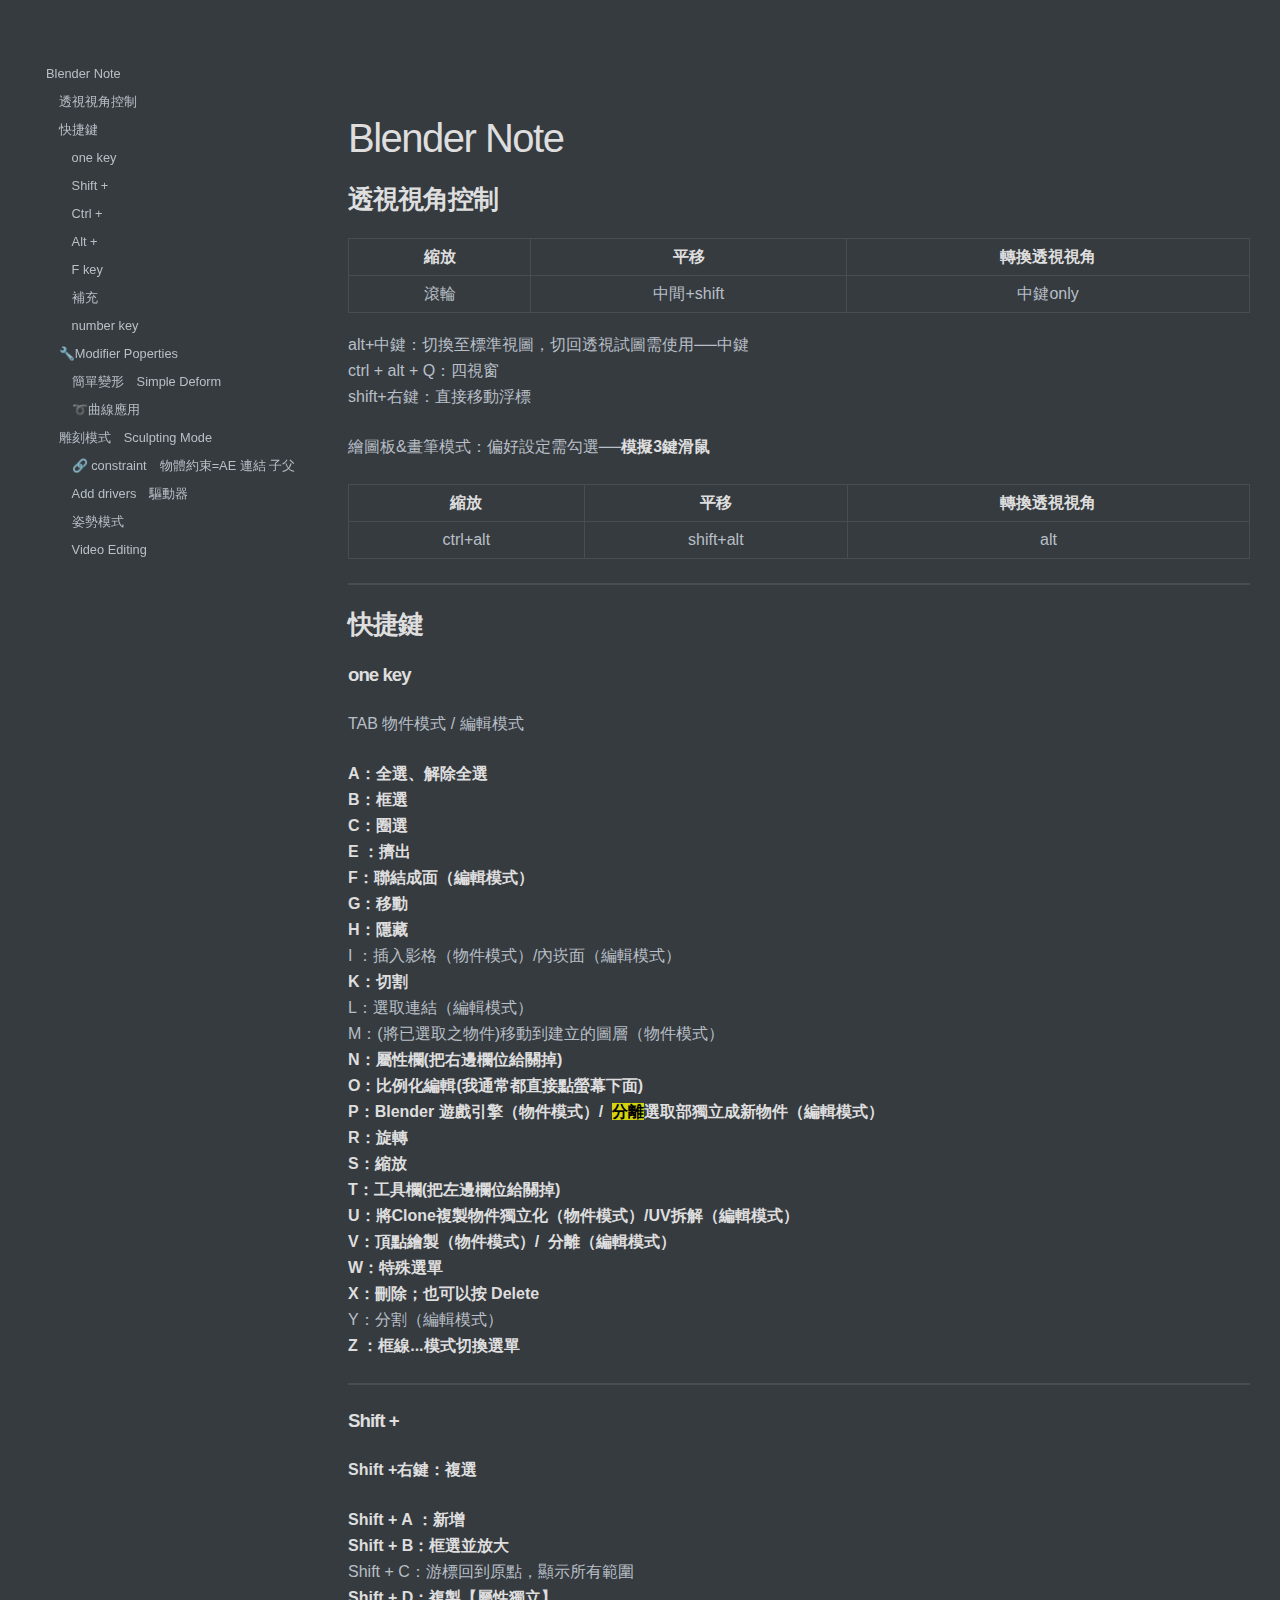
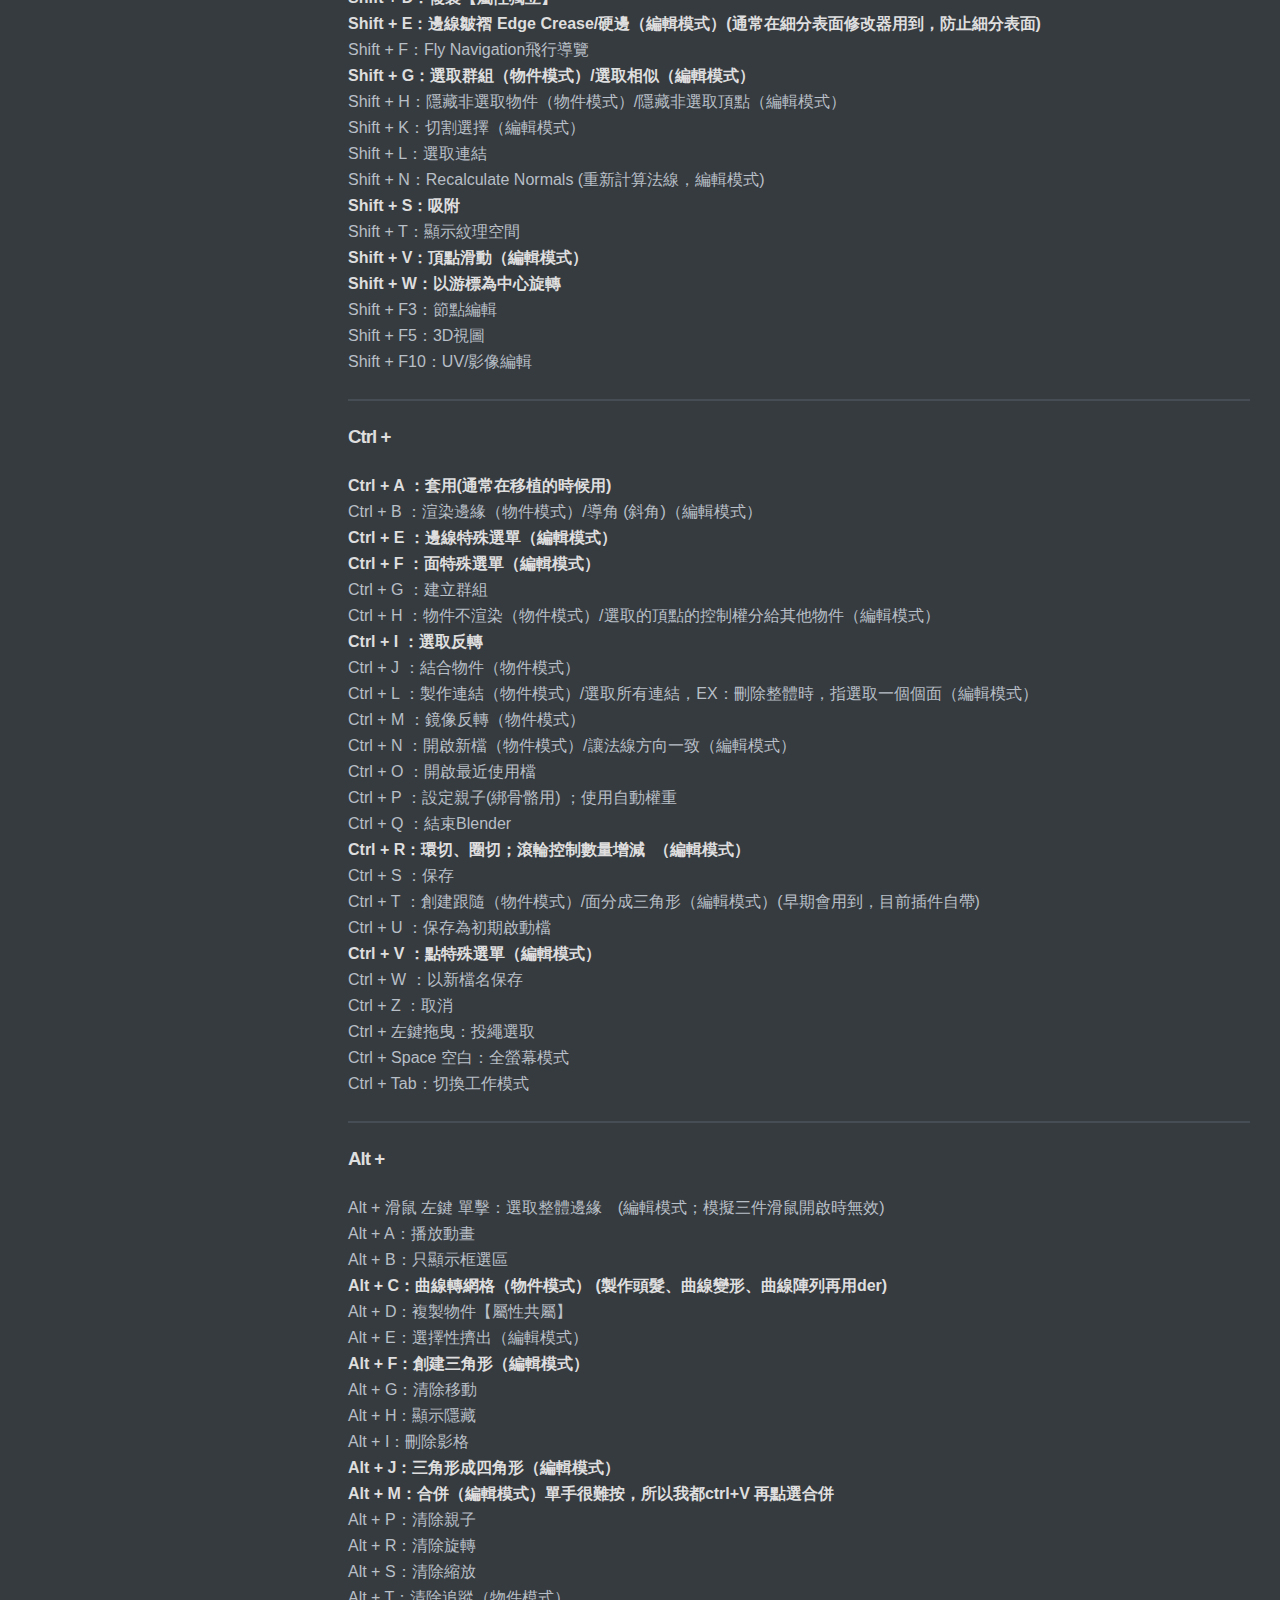
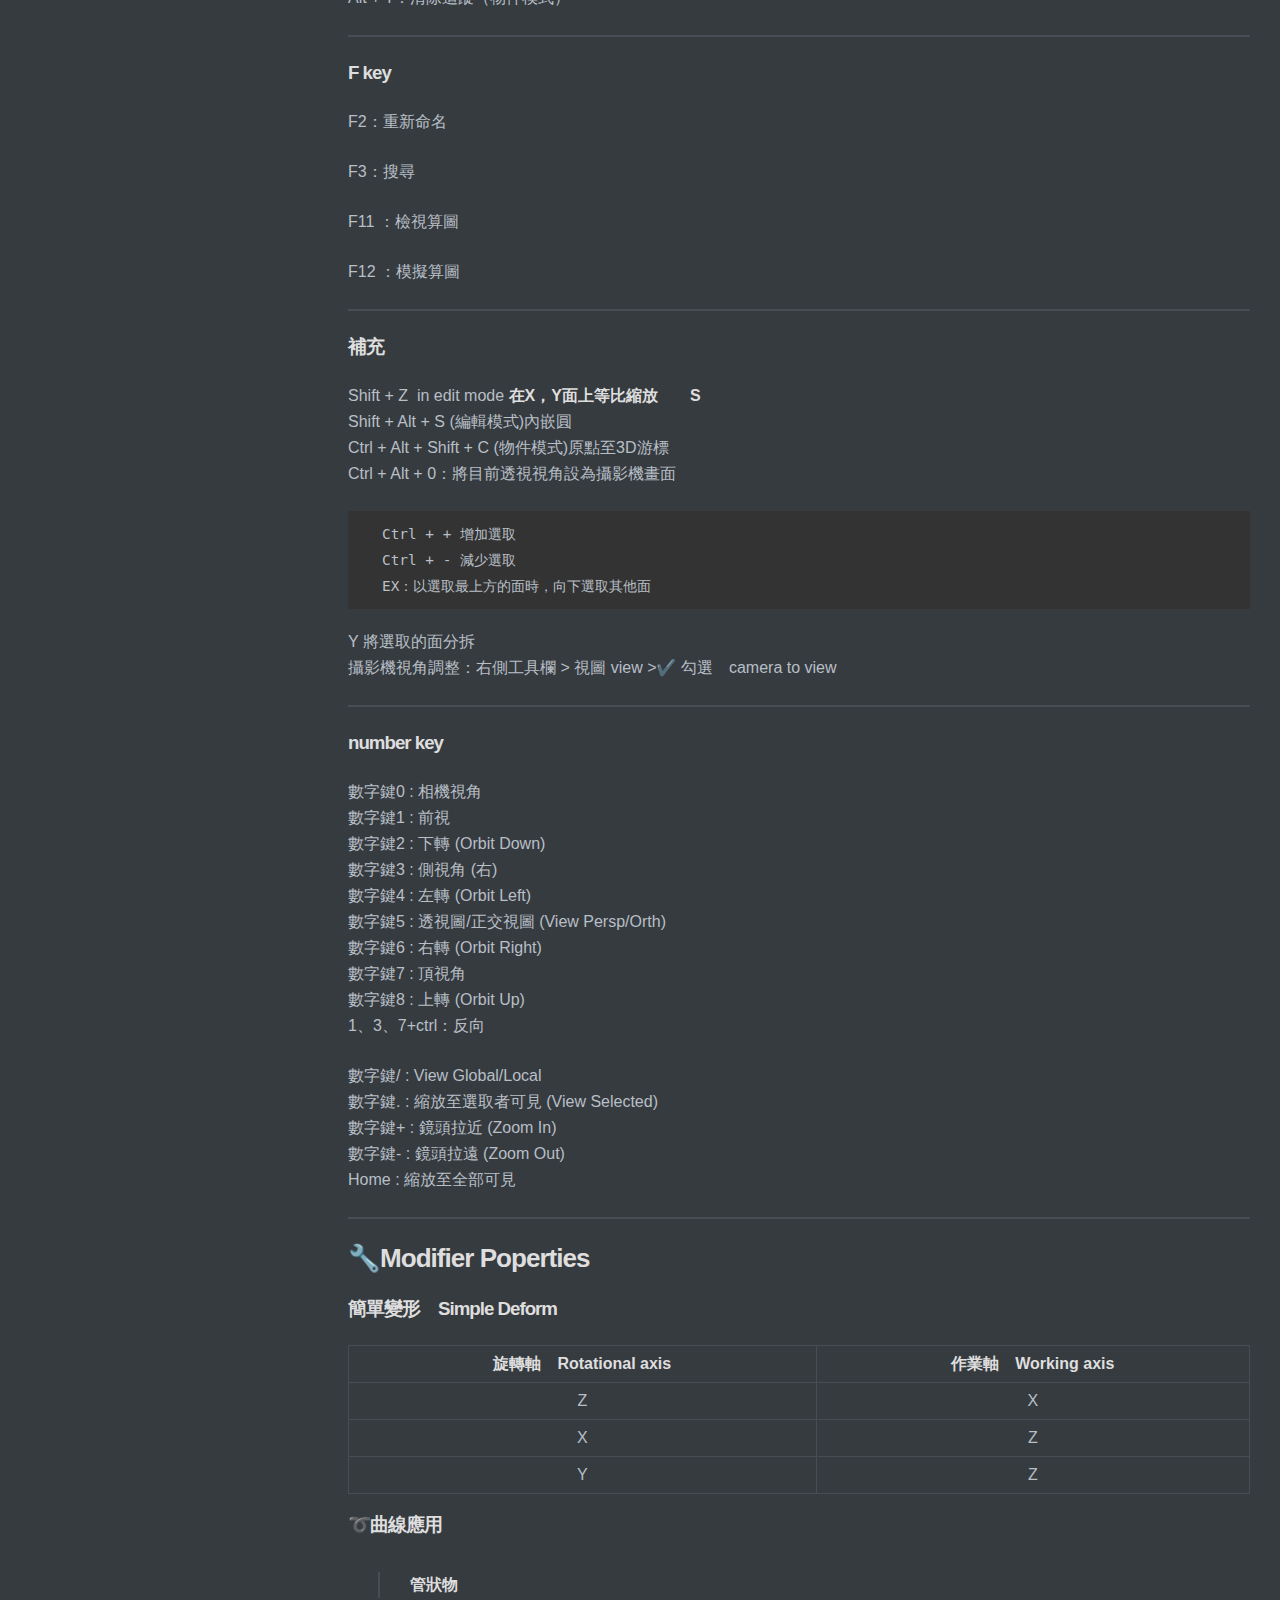
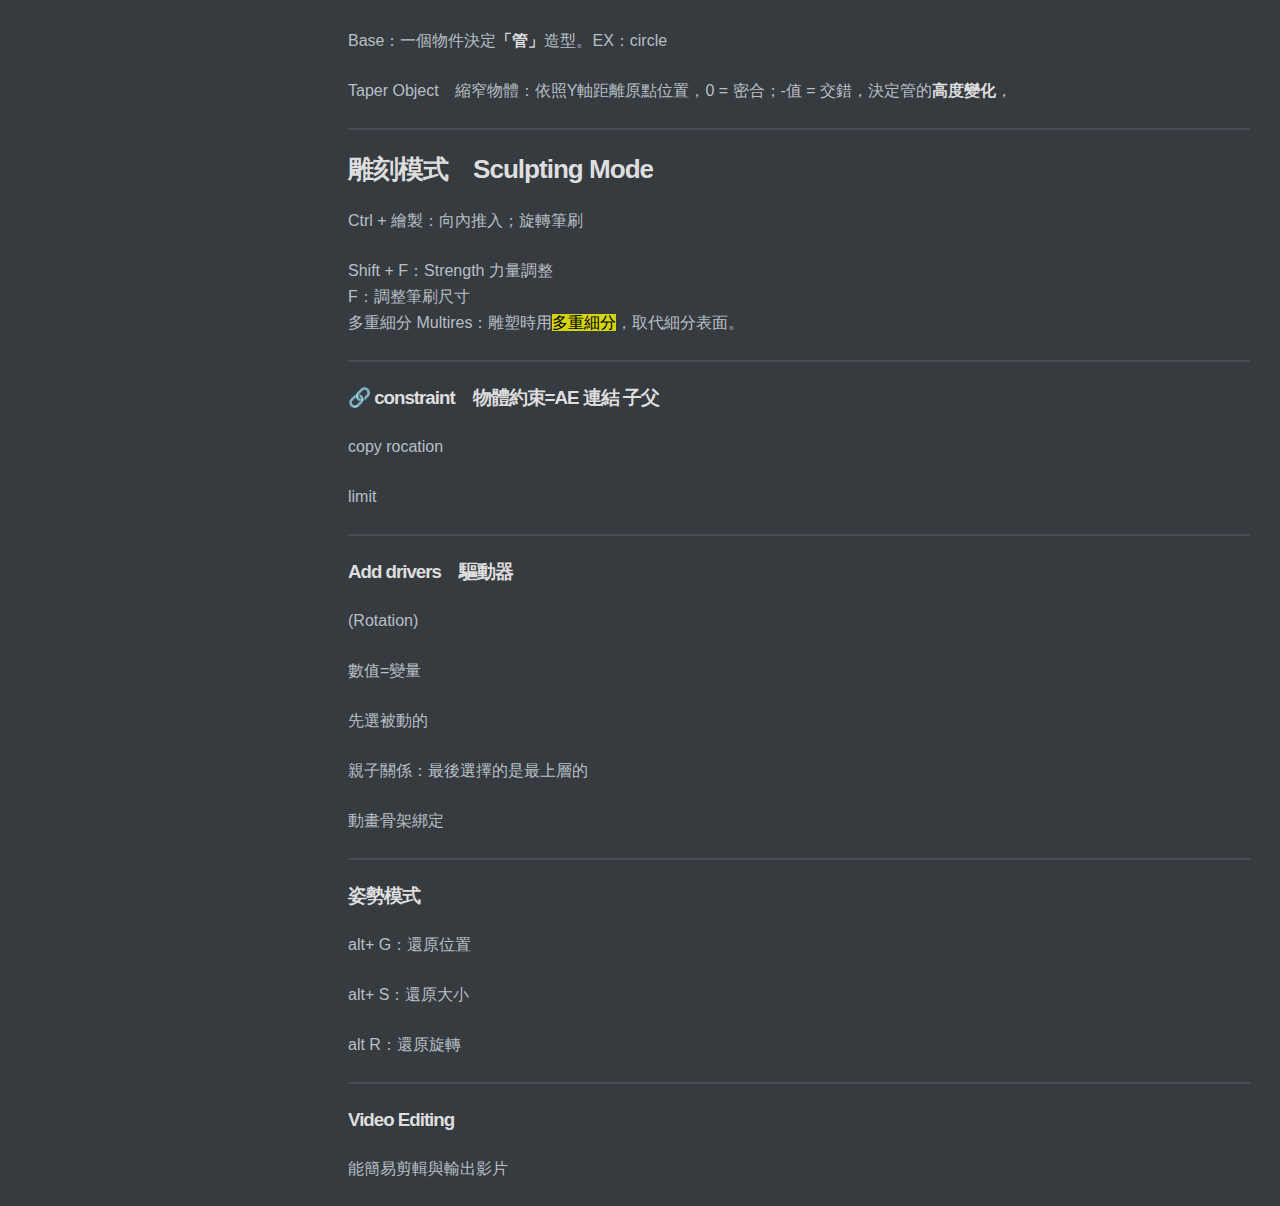
<file: Blender Note.html>
<!doctype html>
<html>
<head>
<meta charset='UTF-8'><meta name='viewport' content='width=device-width initial-scale=1'>

<link href='file://C://Users//User//AppData//Roaming//Typora/themes/night/mermaid.dark.css' rel='stylesheet' type='text/css' /><link href='file://C://Users//User//AppData//Roaming//Typora/themes/night/codeblock.dark.css' rel='stylesheet' type='text/css' /><link href='file://C://Users//User//AppData//Roaming//Typora/themes/night/sourcemode.dark.css' rel='stylesheet' type='text/css' /><style type='text/css'>html {overflow-x: initial !important;}:root { --bg-color:#ffffff; --text-color:#333333; --select-text-bg-color:#B5D6FC; --select-text-font-color:auto; --monospace:"Lucida Console",Consolas,"Courier",monospace; --title-bar-height:20px; }
.mac-os-11 { --title-bar-height:28px; }
html { font-size: 14px; background-color: var(--bg-color); color: var(--text-color); font-family: "Helvetica Neue", Helvetica, Arial, sans-serif; -webkit-font-smoothing: antialiased; }
body { margin: 0px; padding: 0px; height: auto; bottom: 0px; top: 0px; left: 0px; right: 0px; font-size: 1rem; line-height: 1.42857; overflow-x: hidden; background: inherit; tab-size: 4; }
iframe { margin: auto; }
a.url { word-break: break-all; }
a:active, a:hover { outline: 0px; }
.in-text-selection, ::selection { text-shadow: none; background: var(--select-text-bg-color); color: var(--select-text-font-color); }
#write { margin: 0px auto; height: auto; width: inherit; word-break: normal; overflow-wrap: break-word; position: relative; white-space: normal; overflow-x: visible; padding-top: 36px; }
#write.first-line-indent p { text-indent: 2em; }
#write.first-line-indent li p, #write.first-line-indent p * { text-indent: 0px; }
#write.first-line-indent li { margin-left: 2em; }
.for-image #write { padding-left: 8px; padding-right: 8px; }
body.typora-export { padding-left: 30px; padding-right: 30px; }
.typora-export .footnote-line, .typora-export li, .typora-export p { white-space: pre-wrap; }
.typora-export .task-list-item input { pointer-events: none; }
@media screen and (max-width: 500px) {
  body.typora-export { padding-left: 0px; padding-right: 0px; }
  #write { padding-left: 20px; padding-right: 20px; }
  .CodeMirror-sizer { margin-left: 0px !important; }
  .CodeMirror-gutters { display: none !important; }
}
#write li > figure:last-child { margin-bottom: 0.5rem; }
#write ol, #write ul { position: relative; }
img { max-width: 100%; vertical-align: middle; image-orientation: from-image; }
button, input, select, textarea { color: inherit; font: inherit; }
input[type="checkbox"], input[type="radio"] { line-height: normal; padding: 0px; }
*, ::after, ::before { box-sizing: border-box; }
#write h1, #write h2, #write h3, #write h4, #write h5, #write h6, #write p, #write pre { width: inherit; }
#write h1, #write h2, #write h3, #write h4, #write h5, #write h6, #write p { position: relative; }
p { line-height: inherit; }
h1, h2, h3, h4, h5, h6 { break-after: avoid-page; break-inside: avoid; orphans: 4; }
p { orphans: 4; }
h1 { font-size: 2rem; }
h2 { font-size: 1.8rem; }
h3 { font-size: 1.6rem; }
h4 { font-size: 1.4rem; }
h5 { font-size: 1.2rem; }
h6 { font-size: 1rem; }
.md-math-block, .md-rawblock, h1, h2, h3, h4, h5, h6, p { margin-top: 1rem; margin-bottom: 1rem; }
.hidden { display: none; }
.md-blockmeta { color: rgb(204, 204, 204); font-weight: 700; font-style: italic; }
a { cursor: pointer; }
sup.md-footnote { padding: 2px 4px; background-color: rgba(238, 238, 238, 0.7); color: rgb(85, 85, 85); border-radius: 4px; cursor: pointer; }
sup.md-footnote a, sup.md-footnote a:hover { color: inherit; text-transform: inherit; text-decoration: inherit; }
#write input[type="checkbox"] { cursor: pointer; width: inherit; height: inherit; }
figure { overflow-x: auto; margin: 1.2em 0px; max-width: calc(100% + 16px); padding: 0px; }
figure > table { margin: 0px; }
tr { break-inside: avoid; break-after: auto; }
thead { display: table-header-group; }
table { border-collapse: collapse; border-spacing: 0px; width: 100%; overflow: auto; break-inside: auto; text-align: left; }
table.md-table td { min-width: 32px; }
.CodeMirror-gutters { border-right: 0px; background-color: inherit; }
.CodeMirror-linenumber { user-select: none; }
.CodeMirror { text-align: left; }
.CodeMirror-placeholder { opacity: 0.3; }
.CodeMirror pre { padding: 0px 4px; }
.CodeMirror-lines { padding: 0px; }
div.hr:focus { cursor: none; }
#write pre { white-space: pre-wrap; }
#write.fences-no-line-wrapping pre { white-space: pre; }
#write pre.ty-contain-cm { white-space: normal; }
.CodeMirror-gutters { margin-right: 4px; }
.md-fences { font-size: 0.9rem; display: block; break-inside: avoid; text-align: left; overflow: visible; white-space: pre; background: inherit; position: relative !important; }
.md-fences-adv-panel { width: 100%; margin-top: 10px; text-align: center; padding-top: 0px; padding-bottom: 8px; overflow-x: auto; }
#write .md-fences.mock-cm { white-space: pre-wrap; }
.md-fences.md-fences-with-lineno { padding-left: 0px; }
#write.fences-no-line-wrapping .md-fences.mock-cm { white-space: pre; overflow-x: auto; }
.md-fences.mock-cm.md-fences-with-lineno { padding-left: 8px; }
.CodeMirror-line, twitterwidget { break-inside: avoid; }
.footnotes { opacity: 0.8; font-size: 0.9rem; margin-top: 1em; margin-bottom: 1em; }
.footnotes + .footnotes { margin-top: 0px; }
.md-reset { margin: 0px; padding: 0px; border: 0px; outline: 0px; vertical-align: top; background: 0px 0px; text-decoration: none; text-shadow: none; float: none; position: static; width: auto; height: auto; white-space: nowrap; cursor: inherit; -webkit-tap-highlight-color: transparent; line-height: normal; font-weight: 400; text-align: left; box-sizing: content-box; direction: ltr; }
li div { padding-top: 0px; }
blockquote { margin: 1rem 0px; }
li .mathjax-block, li p { margin: 0.5rem 0px; }
li blockquote { margin: 1rem 0px; }
li { margin: 0px; position: relative; }
blockquote > :last-child { margin-bottom: 0px; }
blockquote > :first-child, li > :first-child { margin-top: 0px; }
.footnotes-area { color: rgb(136, 136, 136); margin-top: 0.714rem; padding-bottom: 0.143rem; white-space: normal; }
#write .footnote-line { white-space: pre-wrap; }
@media print {
  body, html { border: 1px solid transparent; height: 99%; break-after: avoid; break-before: avoid; font-variant-ligatures: no-common-ligatures; }
  #write { margin-top: 0px; padding-top: 0px; border-color: transparent !important; }
  .typora-export * { -webkit-print-color-adjust: exact; }
  .typora-export #write { break-after: avoid; }
  .typora-export #write::after { height: 0px; }
  .is-mac table { break-inside: avoid; }
  .typora-export-show-outline .typora-export-sidebar { display: none; }
}
.footnote-line { margin-top: 0.714em; font-size: 0.7em; }
a img, img a { cursor: pointer; }
pre.md-meta-block { font-size: 0.8rem; min-height: 0.8rem; white-space: pre-wrap; background: rgb(204, 204, 204); display: block; overflow-x: hidden; }
p > .md-image:only-child:not(.md-img-error) img, p > img:only-child { display: block; margin: auto; }
#write.first-line-indent p > .md-image:only-child:not(.md-img-error) img { left: -2em; position: relative; }
p > .md-image:only-child { display: inline-block; width: 100%; }
#write .MathJax_Display { margin: 0.8em 0px 0px; }
.md-math-block { width: 100%; }
.md-math-block:not(:empty)::after { display: none; }
.MathJax_ref { fill: currentcolor; }
[contenteditable="true"]:active, [contenteditable="true"]:focus, [contenteditable="false"]:active, [contenteditable="false"]:focus { outline: 0px; box-shadow: none; }
.md-task-list-item { position: relative; list-style-type: none; }
.task-list-item.md-task-list-item { padding-left: 0px; }
.md-task-list-item > input { position: absolute; top: 0px; left: 0px; margin-left: -1.2em; margin-top: calc(1em - 10px); border: none; }
.math { font-size: 1rem; }
.md-toc { min-height: 3.58rem; position: relative; font-size: 0.9rem; border-radius: 10px; }
.md-toc-content { position: relative; margin-left: 0px; }
.md-toc-content::after, .md-toc::after { display: none; }
.md-toc-item { display: block; color: rgb(65, 131, 196); }
.md-toc-item a { text-decoration: none; }
.md-toc-inner:hover { text-decoration: underline; }
.md-toc-inner { display: inline-block; cursor: pointer; }
.md-toc-h1 .md-toc-inner { margin-left: 0px; font-weight: 700; }
.md-toc-h2 .md-toc-inner { margin-left: 2em; }
.md-toc-h3 .md-toc-inner { margin-left: 4em; }
.md-toc-h4 .md-toc-inner { margin-left: 6em; }
.md-toc-h5 .md-toc-inner { margin-left: 8em; }
.md-toc-h6 .md-toc-inner { margin-left: 10em; }
@media screen and (max-width: 48em) {
  .md-toc-h3 .md-toc-inner { margin-left: 3.5em; }
  .md-toc-h4 .md-toc-inner { margin-left: 5em; }
  .md-toc-h5 .md-toc-inner { margin-left: 6.5em; }
  .md-toc-h6 .md-toc-inner { margin-left: 8em; }
}
a.md-toc-inner { font-size: inherit; font-style: inherit; font-weight: inherit; line-height: inherit; }
.footnote-line a:not(.reversefootnote) { color: inherit; }
.md-attr { display: none; }
.md-fn-count::after { content: "."; }
code, pre, samp, tt { font-family: var(--monospace); }
kbd { margin: 0px 0.1em; padding: 0.1em 0.6em; font-size: 0.8em; color: rgb(36, 39, 41); background: rgb(255, 255, 255); border: 1px solid rgb(173, 179, 185); border-radius: 3px; box-shadow: rgba(12, 13, 14, 0.2) 0px 1px 0px, rgb(255, 255, 255) 0px 0px 0px 2px inset; white-space: nowrap; vertical-align: middle; }
.md-comment { color: rgb(162, 127, 3); opacity: 0.8; font-family: var(--monospace); }
code { text-align: left; vertical-align: initial; }
a.md-print-anchor { white-space: pre !important; border-width: initial !important; border-style: none !important; border-color: initial !important; display: inline-block !important; position: absolute !important; width: 1px !important; right: 0px !important; outline: 0px !important; background: 0px 0px !important; text-decoration: initial !important; text-shadow: initial !important; }
.md-inline-math .MathJax_SVG .noError { display: none !important; }
.html-for-mac .inline-math-svg .MathJax_SVG { vertical-align: 0.2px; }
.md-fences-math .MathJax_SVG_Display, .md-math-block .MathJax_SVG_Display { text-align: center; margin: 0px; position: relative; text-indent: 0px; max-width: none; max-height: none; min-height: 0px; min-width: 100%; width: auto; overflow-y: visible; display: block !important; }
.MathJax_SVG_Display, .md-inline-math .MathJax_SVG_Display { width: auto; margin: inherit; display: inline-block !important; }
.MathJax_SVG .MJX-monospace { font-family: var(--monospace); }
.MathJax_SVG .MJX-sans-serif { font-family: sans-serif; }
.MathJax_SVG { display: inline; font-style: normal; font-weight: 400; line-height: normal; text-indent: 0px; text-align: left; text-transform: none; letter-spacing: normal; word-spacing: normal; overflow-wrap: normal; white-space: nowrap; float: none; direction: ltr; max-width: none; max-height: none; min-width: 0px; min-height: 0px; border: 0px; padding: 0px; margin: 0px; zoom: 90%; }
#math-inline-preview-content { zoom: 1.1; }
.MathJax_SVG * { transition: none 0s ease 0s; }
.MathJax_SVG_Display svg { vertical-align: middle !important; margin-bottom: 0px !important; margin-top: 0px !important; }
.os-windows.monocolor-emoji .md-emoji { font-family: "Segoe UI Symbol", sans-serif; }
.md-diagram-panel > svg { max-width: 100%; }
[lang="flow"] svg, [lang="mermaid"] svg { max-width: 100%; height: auto; }
[lang="mermaid"] .node text { font-size: 1rem; }
table tr th { border-bottom: 0px; }
video { max-width: 100%; display: block; margin: 0px auto; }
iframe { max-width: 100%; width: 100%; border: none; }
.highlight td, .highlight tr { border: 0px; }
mark { background: rgb(255, 255, 0); color: rgb(0, 0, 0); }
.md-html-inline .md-plain, .md-html-inline strong, mark .md-inline-math, mark strong { color: inherit; }
.md-expand mark .md-meta { opacity: 0.3 !important; }
mark .md-meta { color: rgb(0, 0, 0); }
@media print {
  .typora-export h1, .typora-export h2, .typora-export h3, .typora-export h4, .typora-export h5, .typora-export h6 { break-inside: avoid; }
}
.md-diagram-panel .messageText { stroke: none !important; }
.md-diagram-panel .start-state { fill: var(--node-fill); }
.md-diagram-panel .edgeLabel rect { opacity: 1 !important; }
.md-require-zoom-fix foreignobject { font-size: var(--mermaid-font-zoom); }
.md-fences.md-fences-math { font-size: 1em; }
.md-fences-math .MathJax_SVG_Display { margin-top: 8px; cursor: default; }
.md-fences-advanced:not(.md-focus) { padding: 0px; white-space: nowrap; border: 0px; }
.md-fences-advanced:not(.md-focus) { background: inherit; }
.typora-export-show-outline .typora-export-content { max-width: 1440px; margin: auto; display: flex; flex-direction: row; }
.typora-export-sidebar { width: 300px; font-size: 0.8rem; margin-top: 80px; margin-right: 18px; }
.typora-export-show-outline #write { --webkit-flex:2; flex: 2 1 0%; }
.typora-export-sidebar .outline-content { position: fixed; top: 0px; max-height: 100%; overflow: hidden auto; padding-bottom: 30px; padding-top: 60px; width: 300px; }
@media screen and (max-width: 1024px) {
  .typora-export-sidebar, .typora-export-sidebar .outline-content { width: 240px; }
}
@media screen and (max-width: 800px) {
  .typora-export-sidebar { display: none; }
}
.outline-content li, .outline-content ul { margin-left: 0px; margin-right: 0px; padding-left: 0px; padding-right: 0px; list-style: none; }
.outline-content ul { margin-top: 0px; margin-bottom: 0px; }
.outline-content strong { font-weight: 400; }
.outline-expander { width: 1rem; height: 1.42857rem; position: relative; display: table-cell; vertical-align: middle; cursor: pointer; padding-left: 4px; }
.outline-expander::before { content: ""; position: relative; font-family: Ionicons; display: inline-block; font-size: 8px; vertical-align: middle; }
.outline-item { padding-top: 3px; padding-bottom: 3px; cursor: pointer; }
.outline-expander:hover::before { content: ""; }
.outline-h1 > .outline-item { padding-left: 0px; }
.outline-h2 > .outline-item { padding-left: 1em; }
.outline-h3 > .outline-item { padding-left: 2em; }
.outline-h4 > .outline-item { padding-left: 3em; }
.outline-h5 > .outline-item { padding-left: 4em; }
.outline-h6 > .outline-item { padding-left: 5em; }
.outline-label { cursor: pointer; display: table-cell; vertical-align: middle; text-decoration: none; color: inherit; }
.outline-label:hover { text-decoration: underline; }
.outline-item:hover { border-color: rgb(245, 245, 245); background-color: var(--item-hover-bg-color); }
.outline-item:hover { margin-left: -28px; margin-right: -28px; border-left: 28px solid transparent; border-right: 28px solid transparent; }
.outline-item-single .outline-expander::before, .outline-item-single .outline-expander:hover::before { display: none; }
.outline-item-open > .outline-item > .outline-expander::before { content: ""; }
.outline-children { display: none; }
.info-panel-tab-wrapper { display: none; }
.outline-item-open > .outline-children { display: block; }
.typora-export .outline-item { padding-top: 1px; padding-bottom: 1px; }
.typora-export .outline-item:hover { margin-right: -8px; border-right: 8px solid transparent; }
.typora-export .outline-expander::before { content: "+"; font-family: inherit; top: -1px; }
.typora-export .outline-expander:hover::before, .typora-export .outline-item-open > .outline-item > .outline-expander::before { content: "−"; }
.typora-export-collapse-outline .outline-children { display: none; }
.typora-export-collapse-outline .outline-item-open > .outline-children, .typora-export-no-collapse-outline .outline-children { display: block; }
.typora-export-no-collapse-outline .outline-expander::before { content: "" !important; }
.typora-export-show-outline .outline-item-active > .outline-item .outline-label { font-weight: 700; }


.CodeMirror { height: auto; }
.CodeMirror.cm-s-inner { background: inherit; }
.CodeMirror-scroll { overflow: auto hidden; z-index: 3; }
.CodeMirror-gutter-filler, .CodeMirror-scrollbar-filler { background-color: rgb(255, 255, 255); }
.CodeMirror-gutters { border-right: 1px solid rgb(221, 221, 221); background: inherit; white-space: nowrap; }
.CodeMirror-linenumber { padding: 0px 3px 0px 5px; text-align: right; color: rgb(153, 153, 153); }
.cm-s-inner .cm-keyword { color: rgb(119, 0, 136); }
.cm-s-inner .cm-atom, .cm-s-inner.cm-atom { color: rgb(34, 17, 153); }
.cm-s-inner .cm-number { color: rgb(17, 102, 68); }
.cm-s-inner .cm-def { color: rgb(0, 0, 255); }
.cm-s-inner .cm-variable { color: rgb(0, 0, 0); }
.cm-s-inner .cm-variable-2 { color: rgb(0, 85, 170); }
.cm-s-inner .cm-variable-3 { color: rgb(0, 136, 85); }
.cm-s-inner .cm-string { color: rgb(170, 17, 17); }
.cm-s-inner .cm-property { color: rgb(0, 0, 0); }
.cm-s-inner .cm-operator { color: rgb(152, 26, 26); }
.cm-s-inner .cm-comment, .cm-s-inner.cm-comment { color: rgb(170, 85, 0); }
.cm-s-inner .cm-string-2 { color: rgb(255, 85, 0); }
.cm-s-inner .cm-meta { color: rgb(85, 85, 85); }
.cm-s-inner .cm-qualifier { color: rgb(85, 85, 85); }
.cm-s-inner .cm-builtin { color: rgb(51, 0, 170); }
.cm-s-inner .cm-bracket { color: rgb(153, 153, 119); }
.cm-s-inner .cm-tag { color: rgb(17, 119, 0); }
.cm-s-inner .cm-attribute { color: rgb(0, 0, 204); }
.cm-s-inner .cm-header, .cm-s-inner.cm-header { color: rgb(0, 0, 255); }
.cm-s-inner .cm-quote, .cm-s-inner.cm-quote { color: rgb(0, 153, 0); }
.cm-s-inner .cm-hr, .cm-s-inner.cm-hr { color: rgb(153, 153, 153); }
.cm-s-inner .cm-link, .cm-s-inner.cm-link { color: rgb(0, 0, 204); }
.cm-negative { color: rgb(221, 68, 68); }
.cm-positive { color: rgb(34, 153, 34); }
.cm-header, .cm-strong { font-weight: 700; }
.cm-del { text-decoration: line-through; }
.cm-em { font-style: italic; }
.cm-link { text-decoration: underline; }
.cm-error { color: red; }
.cm-invalidchar { color: red; }
.cm-constant { color: rgb(38, 139, 210); }
.cm-defined { color: rgb(181, 137, 0); }
div.CodeMirror span.CodeMirror-matchingbracket { color: rgb(0, 255, 0); }
div.CodeMirror span.CodeMirror-nonmatchingbracket { color: rgb(255, 34, 34); }
.cm-s-inner .CodeMirror-activeline-background { background: inherit; }
.CodeMirror { position: relative; overflow: hidden; }
.CodeMirror-scroll { height: 100%; outline: 0px; position: relative; box-sizing: content-box; background: inherit; }
.CodeMirror-sizer { position: relative; }
.CodeMirror-gutter-filler, .CodeMirror-hscrollbar, .CodeMirror-scrollbar-filler, .CodeMirror-vscrollbar { position: absolute; z-index: 6; display: none; }
.CodeMirror-vscrollbar { right: 0px; top: 0px; overflow: hidden; }
.CodeMirror-hscrollbar { bottom: 0px; left: 0px; overflow: hidden; }
.CodeMirror-scrollbar-filler { right: 0px; bottom: 0px; }
.CodeMirror-gutter-filler { left: 0px; bottom: 0px; }
.CodeMirror-gutters { position: absolute; left: 0px; top: 0px; padding-bottom: 30px; z-index: 3; }
.CodeMirror-gutter { white-space: normal; height: 100%; box-sizing: content-box; padding-bottom: 30px; margin-bottom: -32px; display: inline-block; }
.CodeMirror-gutter-wrapper { position: absolute; z-index: 4; background: 0px 0px !important; border: none !important; }
.CodeMirror-gutter-background { position: absolute; top: 0px; bottom: 0px; z-index: 4; }
.CodeMirror-gutter-elt { position: absolute; cursor: default; z-index: 4; }
.CodeMirror-lines { cursor: text; }
.CodeMirror pre { border-radius: 0px; border-width: 0px; background: 0px 0px; font-family: inherit; font-size: inherit; margin: 0px; white-space: pre; overflow-wrap: normal; color: inherit; z-index: 2; position: relative; overflow: visible; }
.CodeMirror-wrap pre { overflow-wrap: break-word; white-space: pre-wrap; word-break: normal; }
.CodeMirror-code pre { border-right: 30px solid transparent; width: fit-content; }
.CodeMirror-wrap .CodeMirror-code pre { border-right: none; width: auto; }
.CodeMirror-linebackground { position: absolute; left: 0px; right: 0px; top: 0px; bottom: 0px; z-index: 0; }
.CodeMirror-linewidget { position: relative; z-index: 2; overflow: auto; }
.CodeMirror-wrap .CodeMirror-scroll { overflow-x: hidden; }
.CodeMirror-measure { position: absolute; width: 100%; height: 0px; overflow: hidden; visibility: hidden; }
.CodeMirror-measure pre { position: static; }
.CodeMirror div.CodeMirror-cursor { position: absolute; visibility: hidden; border-right: none; width: 0px; }
.CodeMirror div.CodeMirror-cursor { visibility: hidden; }
.CodeMirror-focused div.CodeMirror-cursor { visibility: inherit; }
.cm-searching { background: rgba(255, 255, 0, 0.4); }
span.cm-underlined { text-decoration: underline; }
span.cm-strikethrough { text-decoration: line-through; }
.cm-tw-syntaxerror { color: rgb(255, 255, 255); background-color: rgb(153, 0, 0); }
.cm-tw-deleted { text-decoration: line-through; }
.cm-tw-header5 { font-weight: 700; }
.cm-tw-listitem:first-child { padding-left: 10px; }
.cm-tw-box { border-style: solid; border-right-width: 1px; border-bottom-width: 1px; border-left-width: 1px; border-color: inherit; border-top-width: 0px !important; }
.cm-tw-underline { text-decoration: underline; }
@media print {
  .CodeMirror div.CodeMirror-cursor { visibility: hidden; }
}


:root {
  --mermaid-theme: night;
}

[lang='mermaid'] .label {
  color: #333;
}

/* CSS Document */

/** code highlight */

.cm-s-inner .cm-variable,
.cm-s-inner .cm-operator,
.cm-s-inner .cm-property {
    color: #b8bfc6;
}

.cm-s-inner .cm-keyword {
    color: #C88FD0;
}

.cm-s-inner .cm-tag {
    color: #7DF46A;
}

.cm-s-inner .cm-attribute {
    color: #7575E4;
}

.CodeMirror div.CodeMirror-cursor {
    border-left: 1px solid #b8bfc6;
    z-index: 3;
}

.cm-s-inner .cm-string {
    color: #D26B6B;
}

.cm-s-inner .cm-comment,
.cm-s-inner.cm-comment {
    color: #DA924A;
}

.cm-s-inner .cm-header,
.cm-s-inner .cm-def,
.cm-s-inner.cm-header,
.cm-s-inner.cm-def {
    color: #8d8df0;
}

.cm-s-inner .cm-quote,
.cm-s-inner.cm-quote {
    color: #57ac57;
}

.cm-s-inner .cm-hr {
    color: #d8d5d5;
}

.cm-s-inner .cm-link {
    color: #d3d3ef;
}

.cm-s-inner .cm-negative {
    color: #d95050;
}

.cm-s-inner .cm-positive {
    color: #50e650;
}

.cm-s-inner .cm-string-2 {
    color: #f50;
}

.cm-s-inner .cm-meta,
.cm-s-inner .cm-qualifier {
    color: #b7b3b3;
}

.cm-s-inner .cm-builtin {
    color: #f3b3f8;
}

.cm-s-inner .cm-bracket {
    color: #997;
}

.cm-s-inner .cm-atom,
.cm-s-inner.cm-atom {
    color: #84B6CB;
}

.cm-s-inner .cm-number {
    color: #64AB8F;
}

.cm-s-inner .cm-variable {
    color: #b8bfc6;
}

.cm-s-inner .cm-variable-2 {
    color: #9FBAD5;
}

.cm-s-inner .cm-variable-3 {
    color: #1cc685;
}

.CodeMirror-selectedtext,
.CodeMirror-selected {
    background: #4a89dc;
    color: #fff !important;
    text-shadow: none;
}

.CodeMirror-gutters {
    border-right: none;
}

/* CSS Document */

/** markdown source **/
.cm-s-typora-default .cm-header, 
.cm-s-typora-default .cm-property
{
    color: #cebcca;
}

.CodeMirror.cm-s-typora-default div.CodeMirror-cursor{
    border-left: 3px solid #b8bfc6;
}

.cm-s-typora-default .cm-comment {
    color: #9FB1FF;
}

.cm-s-typora-default .cm-string {
    color: #A7A7D9
}

.cm-s-typora-default .cm-atom, .cm-s-typora-default .cm-number {
    color: #848695;
    font-style: italic;
}

.cm-s-typora-default .cm-link {
    color: #95B94B;
}

.cm-s-typora-default .CodeMirror-activeline-background {
    background: rgba(51, 51, 51, 0.72);
}

.cm-s-typora-default .cm-comment, .cm-s-typora-default .cm-code {
	color: #8aa1e1;
}@import "";
@import "";
@import "";

:root {
    --bg-color:  #363B40;
    --side-bar-bg-color: #2E3033;
    --text-color: #b8bfc6;

    --select-text-bg-color:#4a89dc;

    --item-hover-bg-color: #0a0d16;
    --control-text-color: #b7b7b7;
    --control-text-hover-color: #eee;
    --window-border: 1px solid #555;

    --active-file-bg-color: rgb(34, 34, 34);
    --active-file-border-color: #8d8df0;

    --primary-color: #a3d5fe;

    --active-file-text-color: white;
    --item-hover-bg-color: #70717d;
    --item-hover-text-color: white;
    --primary-color: #6dc1e7;

    --rawblock-edit-panel-bd: #333;

    --search-select-bg-color: #428bca;
}

html {
    font-size: 16px;
}

html,
body {
    -webkit-text-size-adjust: 100%;
    -ms-text-size-adjust: 100%;
    background: #363B40;
    background: var(--bg-color);
    fill: currentColor;
    line-height: 1.625rem;
}

#write {
    max-width: 914px;
}


@media only screen and (min-width: 1400px) {
	#write {
		max-width: 1024px;
	}
}

@media only screen and (min-width: 1800px) {
	#write {
		max-width: 1200px;
	}
}

html,
body,
button,
input,
select,
textarea,
div.code-tooltip-content {
    color: #b8bfc6;
    border-color: transparent;
}

div.code-tooltip,
.md-hover-tip .md-arrow:after {
    background: #333;
}

.popover.bottom > .arrow:after {
    border-bottom-color: #333;
}

html,
body,
button,
input,
select,
textarea {
    font-family: "Helvetica Neue", Helvetica, Arial, sans-serif;
}

hr {
    height: 2px;
    border: 0;
    margin: 24px 0 !important;
}

h1,
h2,
h3,
h4,
h5,
h6 {
    font-family: "Lucida Grande", "Corbel", sans-serif;
    font-weight: normal;
    clear: both;
    -ms-word-wrap: break-word;
    word-wrap: break-word;
    margin: 0;
    padding: 0;
    color: #DEDEDE
}

h1 {
    font-size: 2.5rem;
    /* 36px */
    line-height: 2.75rem;
    /* 40px */
    margin-bottom: 1.5rem;
    /* 24px */
    letter-spacing: -1.5px;
}

h2 {
    font-size: 1.63rem;
    /* 24px */
    line-height: 1.875rem;
    /* 30px */
    margin-bottom: 1.5rem;
    /* 24px */
    letter-spacing: -1px;
    font-weight: bold;
}

h3 {
    font-size: 1.17rem;
    /* 18px */
    line-height: 1.5rem;
    /* 24px */
    margin-bottom: 1.5rem;
    /* 24px */
    letter-spacing: -1px;
    font-weight: bold;
}

h4 {
    font-size: 1.12rem;
    /* 16px */
    line-height: 1.375rem;
    /* 22px */
    margin-bottom: 1.5rem;
    /* 24px */
    color: white;
}

h5 {
    font-size: 0.97rem;
    /* 16px */
    line-height: 1.25rem;
    /* 22px */
    margin-bottom: 1.5rem;
    /* 24px */
    font-weight: bold;
}

h6 {
    font-size: 0.93rem;
    /* 16px */
    line-height: 1rem;
    /* 16px */
    margin-bottom: 0.75rem;
    color: white;
}

@media (min-width: 980px) {
    h3.md-focus:before,
    h4.md-focus:before,
    h5.md-focus:before,
    h6.md-focus:before {
        color: #ddd;
        border: 1px solid #ddd;
        border-radius: 3px;
        position: absolute;
        left: -1.642857143rem;
        top: .357142857rem;
        float: left;
        font-size: 9px;
        padding-left: 2px;
        padding-right: 2px;
        vertical-align: bottom;
        font-weight: normal;
        line-height: normal;
    }

    h3.md-focus:before {
        content: 'h3';
    }

    h4.md-focus:before {
        content: 'h4';
    }

    h5.md-focus:before {
        content: 'h5';
        top: 0px;
    }

    h6.md-focus:before {
        content: 'h6';
        top: 0px;
    }
}

a {
    text-decoration: none;
    outline: 0;
}

a:hover {
    outline: 0;
}

a:focus {
    outline: thin dotted;
}

sup.md-footnote {
    background-color: #555;
    color: #ddd;
}

p {
    -ms-word-wrap: break-word;
    word-wrap: break-word;
}

p,
ul,
dd,
ol,
hr,
address,
pre,
table,
iframe,
.wp-caption,
.wp-audio-shortcode,
.wp-video-shortcode {
    margin-top: 0;
    margin-bottom: 1.5rem;
    /* 24px */
}

audio:not([controls]) {
    display: none;
}

[hidden] {
    display: none;
}

::-moz-selection {
    background: #4a89dc;
    color: #fff;
    text-shadow: none;
}

*.in-text-selection,
::selection {
    background: #4a89dc;
    color: #fff;
    text-shadow: none;
}

ul,
ol {
    padding: 0 0 0 1.875rem;
    /* 30px */
}

ul {
    list-style: square;
}

ol {
    list-style: decimal;
}

ul ul,
ol ol,
ul ol,
ol ul {
    margin: 0;
}

b,
th,
dt,
strong {
    font-weight: bold;
}

i,
em,
dfn,
cite {
    font-style: italic;
}

blockquote {
    padding-left: 1.875rem;
    margin: 0 0 1.875rem 1.875rem;
    border-left: solid 2px #474d54;
    padding-left: 30px;
    margin-top: 35px;
}

pre,
code,
kbd,
tt,
var {
    font-size: 0.875em;
    font-family: Monaco, Consolas, "Andale Mono", "DejaVu Sans Mono", monospace;
}

code,
tt,
var {
    background: rgba(0, 0, 0, 0.05);
}

kbd {
    padding: 2px 4px;
    font-size: 90%;
    color: #fff;
    background-color: #333;
    border-radius: 3px;
    box-shadow: inset 0 -1px 0 rgba(0,0,0,.25);
}

pre.md-fences {
    padding: 10px 10px 10px 30px;
    margin-bottom: 20px;
    background: #333;
}

.CodeMirror-gutters {
    background: #333;
    border-right: 1px solid transparent;
}

.enable-diagrams pre.md-fences[lang="sequence"] .code-tooltip,
.enable-diagrams pre.md-fences[lang="flow"] .code-tooltip,
.enable-diagrams pre.md-fences[lang="mermaid"] .code-tooltip {
    bottom: -2.2em;
    right: 4px;
}

code,
kbd,
tt,
var {
    padding: 2px 5px;
}

table {
    max-width: 100%;
    width: 100%;
    border-collapse: collapse;
    border-spacing: 0;
}

th,
td {
    padding: 5px 10px;
    vertical-align: top;
}

a {
    -webkit-transition: all .2s ease-in-out;
    transition: all .2s ease-in-out;
}

hr {
    background: #474d54;
    /* variable */
}

h1 {
    margin-top: 2em;
}

a {
    color: #e0e0e0;
    text-decoration: underline;
}

a:hover {
    color: #fff;
}

.md-inline-math script {
    color: #81b1db;
}

b,
th,
dt,
strong {
    color: #DEDEDE;
    /* variable */
}

mark {
    background: #D3D40E;
}

blockquote {
    color: #9DA2A6;
}

table a {
    color: #DEDEDE;
    /* variable */
}

th,
td {
    border: solid 1px #474d54;
    /* variable */
}

.task-list {
    padding-left: 0;
}

.md-task-list-item {
    padding-left: 1.25rem;
}

.md-task-list-item > input {
    top: auto;
}

.md-task-list-item > input:before {
    content: "";
    display: inline-block;
    width: 0.875rem;
    height: 0.875rem;
    vertical-align: middle;
    text-align: center;
    border: 1px solid #b8bfc6;
    background-color: #363B40;
    margin-top: -0.4rem;
}

.md-task-list-item > input:checked:before,
.md-task-list-item > input[checked]:before {
    content: '\221A';
    /*◘*/
    font-size: 0.625rem;
    line-height: 0.625rem;
    color: #DEDEDE;
}

/** quick open **/
.auto-suggest-container {
    border: 0px;
    background-color: #525C65;
}

#typora-quick-open {
    background-color: #525C65;
}

#typora-quick-open input{
    background-color: #525C65;
    border: 0;
    border-bottom: 1px solid grey;
}

.typora-quick-open-item {
    background-color: inherit;
    color: inherit;
}

.typora-quick-open-item.active,
.typora-quick-open-item:hover {
    background-color: #4D8BDB;
    color: white;
}

.typora-quick-open-item:hover {
    background-color: rgba(77, 139, 219, 0.8);
}

.typora-search-spinner > div {
  background-color: #fff;
}

#write pre.md-meta-block {
    border-bottom: 1px dashed #ccc;
    background: transparent;
    padding-bottom: 0.6em;
    line-height: 1.6em;
}

.btn,
.btn .btn-default {
    background: transparent;
    color: #b8bfc6;
}

.ty-table-edit {
    border-top: 1px solid gray;
    background-color: #363B40;
}

.popover-title {
    background: transparent;
}

.md-image>.md-meta {
    color: #BBBBBB;
    background: transparent;
}

.md-expand.md-image>.md-meta {
    color: #DDD;
}

#write>h3:before,
#write>h4:before,
#write>h5:before,
#write>h6:before {
    border: none;
    border-radius: 0px;
    color: #888;
    text-decoration: underline;
    left: -1.4rem;
    top: 0.2rem;
}

#write>h3.md-focus:before {
    top: 2px;
}

#write>h4.md-focus:before {
    top: 2px;
}

.md-toc-item {
    color: #A8C2DC;
}

#write div.md-toc-tooltip {
    background-color: #363B40;
}

.dropdown-menu .btn:hover,
.dropdown-menu .btn:focus,
.md-toc .btn:hover,
.md-toc .btn:focus {
    color: white;
    background: black;
}

#toc-dropmenu {
    background: rgba(50, 54, 59, 0.93);
    border: 1px solid rgba(253, 253, 253, 0.15);
}

#toc-dropmenu .divider {
    background-color: #9b9b9b;
}

.outline-expander:before {
    top: 2px;
}

#typora-sidebar {
    box-shadow: none;
    border-right: 1px dashed;
    border-right: none;
}

.sidebar-tabs {
    border-bottom:0;
}

#typora-sidebar:hover .outline-title-wrapper {
    border-left: 1px dashed;
}

.outline-title-wrapper .btn {
    color: inherit;
}

.outline-item:hover {
    border-color: #363B40;
    background-color: #363B40;
    color: white;
}

h1.md-focus .md-attr,
h2.md-focus .md-attr,
h3.md-focus .md-attr,
h4.md-focus .md-attr,
h5.md-focus .md-attr,
h6.md-focus .md-attr,
.md-header-span .md-attr {
    color: #8C8E92;
    display: inline;
}

.md-comment {
    color: #5a95e3;
    opacity: 1;
}

.md-inline-math svg {
    color: #b8bfc6;
}

#math-inline-preview .md-arrow:after {
    background: black;
}

.modal-content {
    background: var(--bg-color);
    border: 0;
}

.modal-title {
    font-size: 1.5em;
}

.modal-content input {
    background-color: rgba(26, 21, 21, 0.51);
    color: white;
}

.modal-content .input-group-addon {
    color: white;
}

.modal-backdrop {
    background-color: rgba(174, 174, 174, 0.7);
}

.modal-content .btn-primary {
    border-color: var(--primary-color);
}

.md-table-resize-popover {
    background-color: #333;
}

.form-inline .input-group .input-group-addon {
    color: white;
}

#md-searchpanel {
    border-bottom: 1px dashed grey;
}

/** UI for electron */

.context-menu,
#spell-check-panel,
#footer-word-count-info {
    background-color: #42464A;
}

.context-menu.dropdown-menu .divider,
.dropdown-menu .divider {
    background-color: #777777;
    opacity: 1;
}

footer {
    color: inherit;
}

@media (max-width: 1000px) {
    footer {
        border-top: none;
    }
    footer:hover {
        color: inherit;
    }
}

#file-info-file-path .file-info-field-value:hover {
    background-color: #555;
    color: #dedede;
}

.megamenu-content,
.megamenu-opened header {
    background: var(--bg-color);
}

.megamenu-menu-panel h2,
.megamenu-menu-panel h1,
.long-btn {
    color: inherit;
}

.megamenu-menu-panel input[type='text'] {
    background: inherit;
    border: 0;
    border-bottom: 1px solid;
}

#recent-file-panel-action-btn {
    background: inherit;
    border: 1px grey solid;
}

.megamenu-menu-panel .dropdown-menu > li > a {
    color: inherit;
    background-color: #2F353A;
    text-decoration: none;
}

.megamenu-menu-panel table td:nth-child(1) {
    color: inherit;
    font-weight: bold;
}

.megamenu-menu-panel tbody tr:hover td:nth-child(1) {
    color: white;
}

.modal-footer .btn-default, 
.modal-footer .btn-primary,
.modal-footer .btn-default:not(:hover) {
    border: 1px solid;
    border-color: transparent;
}

.btn-primary {
    color: white;
}

.btn-default:hover, .btn-default:focus, .btn-default.focus, .btn-default:active, .btn-default.active, .open > .dropdown-toggle.btn-default {
    color: white;
    border: 1px solid #ddd;
    background-color: inherit;
}

.modal-header {
    border-bottom: 0;
}

.modal-footer {
    border-top: 0;
}

#recent-file-panel tbody tr:nth-child(2n-1) {
    background-color: transparent !important;
}

.megamenu-menu-panel tbody tr:hover td:nth-child(2) {
    color: inherit;
}

.megamenu-menu-panel .btn {
    border: 1px solid #eee;
    background: transparent;
}

.mouse-hover .toolbar-icon.btn:hover,
#w-full.mouse-hover,
#w-pin.mouse-hover {
    background-color: inherit;
}

.typora-node::-webkit-scrollbar {
    width: 5px;
}

.typora-node::-webkit-scrollbar-thumb:vertical {
    background: rgba(250, 250, 250, 0.3);
}

.typora-node::-webkit-scrollbar-thumb:vertical:active {
    background: rgba(250, 250, 250, 0.5);
}

#w-unpin {
    background-color: #4182c4;
}

#top-titlebar, #top-titlebar * {
    color: var(--item-hover-text-color);
}

.typora-sourceview-on #toggle-sourceview-btn,
#footer-word-count:hover,
.ty-show-word-count #footer-word-count {
    background: #333333;
}

#toggle-sourceview-btn:hover {
    color: #eee;
    background: #333333;
}

/** focus mode */
.on-focus-mode .md-end-block:not(.md-focus):not(.md-focus-container) * {
    color: #686868 !important;
}

.on-focus-mode .md-end-block:not(.md-focus) img,
.on-focus-mode .md-task-list-item:not(.md-focus-container)>input {
    opacity: #686868 !important;
}

.on-focus-mode li[cid]:not(.md-focus-container){
    color: #686868;
}

.on-focus-mode .md-fences.md-focus .CodeMirror-code>*:not(.CodeMirror-activeline) *,
.on-focus-mode .CodeMirror.cm-s-inner:not(.CodeMirror-focused) * {
    color: #686868 !important;
}

.on-focus-mode .md-focus,
.on-focus-mode .md-focus-container {
    color: #fff;
}

.on-focus-mode #typora-source .CodeMirror-code>*:not(.CodeMirror-activeline) * {
    color: #686868 !important;
}


/*diagrams*/
#write .md-focus .md-diagram-panel {
    border: 1px solid #ddd;
    margin-left: -1px;
    width: calc(100% + 2px);
}

/*diagrams*/
#write .md-focus.md-fences-with-lineno .md-diagram-panel {
    margin-left: auto;
}

.md-diagram-panel-error {
    color: #f1908e;
}

.active-tab-files #info-panel-tab-file,
.active-tab-files #info-panel-tab-file:hover,
.active-tab-outline #info-panel-tab-outline,
.active-tab-outline #info-panel-tab-outline:hover {
    color: #eee;
}

.sidebar-footer-item:hover,
.footer-item:hover {
    background: inherit;
    color: white;
}

.ty-side-sort-btn.active,
.ty-side-sort-btn:hover,
.selected-folder-menu-item a:after {
    color: white;
}

#sidebar-files-menu {
    border:solid 1px;
    box-shadow: 4px 4px 20px rgba(0, 0, 0, 0.79);
    background-color: var(--bg-color);
}

.file-list-item {
    border-bottom:none;
}

.file-list-item-summary {
    opacity: 1;
}

.file-list-item.active:first-child {
    border-top: none;
}

.file-node-background {
    height: 32px;
}

.file-library-node.active>.file-node-content,
.file-list-item.active {
    color: white;
    color: var(--active-file-text-color);
}

.file-library-node.active>.file-node-background{
    background-color: rgb(34, 34, 34);
    background-color: var(--active-file-bg-color);
}
.file-list-item.active {
    background-color: rgb(34, 34, 34);
    background-color: var(--active-file-bg-color);
}

#ty-tooltip {
    background-color: black;
    color: #eee;
}

.md-task-list-item>input {
    margin-left: -1.3em;
    margin-top: 0.3rem;
    -webkit-appearance: none;
}

.md-mathjax-midline {
    background-color: #57616b;
    border-bottom: none;
}

footer.ty-footer {
    border-color: #656565;
}

.ty-preferences .btn-default {
    background: transparent;
}
.ty-preferences .btn-default:hover {
    background: #57616b;
}

.ty-preferences select {
    border: 1px solid #989698;
    height: 21px;
}

.ty-preferences .nav-group-item.active {
    background: var(--item-hover-bg-color);
}

.ty-preferences input[type="search"] {
    border-color: #333;
    background: #333;
    line-height: 22px;
    border-radius: 6px;
    color: white;
}

.ty-preferences input[type="search"]:focus {
    box-shadow: none;
}

[data-is-directory="true"] .file-node-content {
    margin-bottom: 0;
}

.file-node-title {
    line-height: 22px;
}

.html-for-mac .file-node-open-state, .html-for-mac .file-node-icon {
    line-height: 26px;
}

::-webkit-scrollbar-thumb {
    background: rgba(230, 230, 230, 0.30);
}

::-webkit-scrollbar-thumb:active {
    background: rgba(230, 230, 230, 0.50);
}

#typora-sidebar:hover div.sidebar-content-content::-webkit-scrollbar-thumb:horizontal {
    background: rgba(230, 230, 230, 0.30);
}

.nav-group-item:active {
    background-color: #474d54 !important;
}

.md-search-hit {
    background: rgba(199, 140, 60, 0.81);
    color: #eee;
}

.md-search-hit * {
    color: #eee;
}

#md-searchpanel input {
    color: white;
}

.modal-backdrop.in {
    opacity: 1;
    backdrop-filter: blur(1px);
}


</style><title>Blender Note</title>
</head>
<body class='typora-export os-windows typora-export-show-outline typora-export-no-collapse-outline'><div class='typora-export-content'>
<div class="typora-export-sidebar"><div class="outline-content"><li class="outline-item-wrapper outline-h1"><div class="outline-item"><span class="outline-expander"></span><a class="outline-label" href="#blender-note">Blender Note</a></div><ul class="outline-children"><li class="outline-item-wrapper outline-h2"><div class="outline-item"><span class="outline-expander"></span><a class="outline-label" href="#透視視角控制">透視視角控制</a></div><ul class="outline-children"></ul></li><li class="outline-item-wrapper outline-h2"><div class="outline-item"><span class="outline-expander"></span><a class="outline-label" href="#快捷鍵">快捷鍵</a></div><ul class="outline-children"><li class="outline-item-wrapper outline-h3"><div class="outline-item"><span class="outline-expander"></span><a class="outline-label" href="#one-key">one key</a></div><ul class="outline-children"></ul></li><li class="outline-item-wrapper outline-h3"><div class="outline-item"><span class="outline-expander"></span><a class="outline-label" href="#shift-">Shift +</a></div><ul class="outline-children"></ul></li><li class="outline-item-wrapper outline-h3"><div class="outline-item"><span class="outline-expander"></span><a class="outline-label" href="#ctrl-">Ctrl +</a></div><ul class="outline-children"></ul></li><li class="outline-item-wrapper outline-h3"><div class="outline-item"><span class="outline-expander"></span><a class="outline-label" href="#alt-">Alt +</a></div><ul class="outline-children"></ul></li><li class="outline-item-wrapper outline-h3"><div class="outline-item"><span class="outline-expander"></span><a class="outline-label" href="#f-key">F key</a></div><ul class="outline-children"></ul></li><li class="outline-item-wrapper outline-h3"><div class="outline-item"><span class="outline-expander"></span><a class="outline-label" href="#補充">補充</a></div><ul class="outline-children"></ul></li><li class="outline-item-wrapper outline-h3"><div class="outline-item"><span class="outline-expander"></span><a class="outline-label" href="#number-key">number key</a></div><ul class="outline-children"></ul></li></ul></li><li class="outline-item-wrapper outline-h2"><div class="outline-item"><span class="outline-expander"></span><a class="outline-label" href="#modifier-poperties">🔧Modifier Poperties</a></div><ul class="outline-children"><li class="outline-item-wrapper outline-h3"><div class="outline-item"><span class="outline-expander"></span><a class="outline-label" href="#簡單變形simple-deform">簡單變形　Simple Deform</a></div><ul class="outline-children"></ul></li><li class="outline-item-wrapper outline-h3"><div class="outline-item"><span class="outline-expander"></span><a class="outline-label" href="#曲線應用">➰曲線應用</a></div><ul class="outline-children"></ul></li></ul></li><li class="outline-item-wrapper outline-h2"><div class="outline-item"><span class="outline-expander"></span><a class="outline-label" href="#雕刻模式sculpting-mode">雕刻模式　Sculpting Mode</a></div><ul class="outline-children"><li class="outline-item-wrapper outline-h3"><div class="outline-item"><span class="outline-expander"></span><a class="outline-label" href="#-constraint物體約束ae-連結-子父">🔗 constraint　物體約束=AE 連結 子父</a></div><ul class="outline-children"></ul></li><li class="outline-item-wrapper outline-h3"><div class="outline-item"><span class="outline-expander"></span><a class="outline-label" href="#add-drivers驅動器">Add drivers　驅動器</a></div><ul class="outline-children"></ul></li><li class="outline-item-wrapper outline-h3"><div class="outline-item"><span class="outline-expander"></span><a class="outline-label" href="#姿勢模式">姿勢模式</a></div><ul class="outline-children"></ul></li><li class="outline-item-wrapper outline-h3"><div class="outline-item"><span class="outline-expander"></span><a class="outline-label" href="#video-editing">Video Editing</a></div><ul class="outline-children"></ul></li></ul></li></ul></li></div></div><div id='write'  class=''><h1 id='blender-note'><span>Blender Note</span></h1><h2 id='透視視角控制'><span>透視視角控制</span></h2><figure><table><thead><tr><th style='text-align:center;' ><span>縮放</span></th><th style='text-align:center;' ><span>平移</span></th><th style='text-align:center;' ><span>轉換透視視角</span></th></tr></thead><tbody><tr><td style='text-align:center;' ><span>滾輪</span></td><td style='text-align:center;' ><span>中間+shift</span></td><td style='text-align:center;' ><span>中鍵only</span></td></tr></tbody></table></figure><p><span>alt+中鍵：切換至標準視圖，切回透視試圖需使用──中鍵</span><br/><span>ctrl + alt + Q：四視窗</span><br/><span>shift+右鍵：直接移動浮標</span></p><p><span>繪圖板&amp;畫筆模式：偏好設定需勾選──</span><strong><span>模擬3鍵滑鼠</span></strong></p><figure><table><thead><tr><th style='text-align:center;' ><span>縮放</span></th><th style='text-align:center;' ><span>平移</span></th><th style='text-align:center;' ><span>轉換透視視角</span></th></tr></thead><tbody><tr><td style='text-align:center;' ><span>ctrl+alt</span></td><td style='text-align:center;' ><span>shift+alt</span></td><td style='text-align:center;' ><span>alt</span></td></tr></tbody></table></figure><hr /><h2 id='快捷鍵'><span>快捷鍵</span></h2><h3 id='one-key'><span>one key</span></h3><p><span>TAB 物件模式 / 編輯模式</span></p><p><strong><span>A：全選、解除全選</span></strong><span></span><br/><strong><span>B：框選 </span></strong><span></span><br/><strong><span>C：圈選</span></strong><span></span><br/><strong><span>E ：擠出</span></strong><span></span><br/><strong><span>F：聯結成面（編輯模式）</span></strong><span></span><br/><strong><span>G：移動</span></strong><span></span><br/><strong><span>H：隱藏 </span></strong><span></span><br/><span>I ：插入影格（物件模式）/內崁面（編輯模式）</span><br/><strong><span>K：切割</span></strong><span></span><br/><span>L：選取連結（編輯模式）</span><br/><span>M：(將已選取之物件)移動到建立的圖層（物件模式）</span><br/><strong><span>N：屬性欄(把右邊欄位給關掉) </span></strong><span> </span>
<strong><span>O：比例化編輯(我通常都直接點螢幕下面)</span></strong><span></span><br/><strong><span>P：Blender 遊戲引擎（物件模式）/  </span><mark><span>分離</span></mark><span>選取部獨立成新物件（編輯模式）</span></strong><span></span><br/><strong><span>R：旋轉 </span></strong><span></span><br/><strong><span>S：縮放</span></strong><span></span><br/><strong><span>T：工具欄(把左邊欄位給關掉)</span></strong><span></span><br/><strong><span>U：將Clone複製物件獨立化（物件模式）/UV拆解（編輯模式） </span></strong><span> </span>
<strong><span>V：頂點繪製（物件模式）/  分離（編輯模式）</span></strong><span></span><br/><strong><span>W：特殊選單</span></strong><span></span><br/><strong><span>X：刪除；也可以按 Delete</span></strong><span></span><br/><span>Y：分割（編輯模式）</span><br/><strong><span>Z ：框線...模式切換選單</span></strong></p><hr /><h3 id='shift-'><span>Shift +</span></h3><p><strong><span>Shift +右鍵：複選</span></strong></p><p><strong><span>Shift + A ：新增</span><br/><span>Shift + B：框選並放大</span></strong><span></span><br/><span>Shift + C：游標回到原點，顯示所有範圍</span><br/><strong><span>Shift + D：複製【屬性獨立】 </span></strong><span></span><br/><strong><span>Shift + E：邊線皺褶 Edge Crease/硬邊（編輯模式）(通常在細分表面修改器用到，防止細分表面)</span></strong><span></span><br/><span>Shift + F：Fly Navigation飛行導覽</span><br/><strong><span>Shift + G：選取群組（物件模式）/選取相似（編輯模式） </span></strong><span></span><br/><span>Shift + H：隱藏非選取物件（物件模式）/隱藏非選取頂點（編輯模式）</span><br/><span>Shift + K：切割選擇（編輯模式）</span><br/><span>Shift + L：選取連結</span><br/><span>Shift + N：Recalculate Normals (重新計算法線，編輯模式)</span><br/><strong><span>Shift + S：吸附 </span></strong><span></span><br/><span>Shift + T：顯示紋理空間</span><br/><strong><span>Shift + V：頂點滑動（編輯模式）</span></strong><span></span><br/><strong><span>Shift + W：以游標為中心旋轉</span></strong><span></span><br/><span>Shift + F3：節點編輯</span><br/><span>Shift + F5：3D視圖</span><br/><span>Shift + F10：UV/影像編輯</span></p><hr /><h3 id='ctrl-'><span>Ctrl +</span></h3><p><strong><span>Ctrl + A ：套用(通常在移植的時候用)</span></strong><span></span><br/><span>Ctrl + B ：渲染邊緣（物件模式）/導角 (斜角)（編輯模式）</span><br/><strong><span>Ctrl + E ：邊線特殊選單（編輯模式） </span></strong><span></span><br/><strong><span>Ctrl + F ：面特殊選單（編輯模式）</span></strong><span></span><br/><span>Ctrl + G ：建立群組</span><br/><span>Ctrl + H ：物件不渲染（物件模式）/選取的頂點的控制權分給其他物件（編輯模式）</span><br/><strong><span>Ctrl + I ：選取反轉 </span></strong><span></span><br/><span>Ctrl + J ：結合物件（物件模式）</span>
<span>Ctrl + L ：製作連結（物件模式）/選取所有連結，EX：刪除整體時，指選取一個個面（編輯模式）</span><br/><span>Ctrl + M ：鏡像反轉（物件模式）</span><br/><span>Ctrl + N ：開啟新檔（物件模式）/讓法線方向一致（編輯模式）</span><br/><span>Ctrl + O ：開啟最近使用檔</span><br/><span>Ctrl + P ：設定親子(綁骨骼用) ；使用自動權重 </span>
<span>Ctrl + Q ：結束Blender</span><br/><strong><span>Ctrl + R：環切、圈切；滾輪控制數量增減  （編輯模式） </span></strong><span> </span>
<span>Ctrl + S ：保存</span><br/><span>Ctrl + T ：創建跟隨（物件模式）/面分成三角形（編輯模式）(早期會用到，目前插件自帶)</span><br/><span>Ctrl + U ：保存為初期啟動檔</span><br/><strong><span>Ctrl + V ：點特殊選單（編輯模式）</span></strong><span></span><br/><span>Ctrl + W ：以新檔名保存</span><br/><span>Ctrl + Z ：取消</span><br/><span>Ctrl + 左鍵拖曳：投繩選取</span><br/><span>Ctrl + Space 空白：全螢幕模式</span><br/><span>Ctrl + Tab：切換工作模式</span></p><hr /><h3 id='alt-'><span>Alt +</span></h3><p><span>Alt + 滑鼠 左鍵 單擊：選取整體邊緣　(編輯模式；模擬三件滑鼠開啟時無效)</span><br/><span>Alt + A：播放動畫</span><br/><span>Alt + B：只顯示框選區</span><br/><strong><span>Alt + C：曲線轉網格（物件模式） (製作頭髮、曲線變形、曲線陣列再用der) </span></strong><span></span><br/><span>Alt + D：複製物件【屬性共屬】</span><br/><span>Alt + E：選擇性擠出（編輯模式）</span><br/><strong><span>Alt + F：創建三角形（編輯模式）</span></strong><span></span><br/><span>Alt + G：清除移動</span><br/><span>Alt + H：顯示隱藏</span><br/><span>Alt + I：刪除影格</span><br/><strong><span>Alt + J：三角形成四角形（編輯模式） </span></strong><span></span><br/><strong><span>Alt + M：合併（編輯模式）單手很難按，所以我都ctrl+V 再點選合併</span></strong><span></span><br/><span>Alt + P：清除親子</span><br/><span>Alt + R：清除旋轉</span><br/><span>Alt + S：清除縮放</span><br/><span>Alt + T：清除追蹤（物件模式）</span></p><hr /><h3 id='f-key'><span>F key</span></h3><p><span>F2：重新命名</span></p><p><span>F3：搜尋</span></p><p><span>F11 ：檢視算圖</span></p><p><span>F12 ：模擬算圖</span></p><hr /><h3 id='補充'><span>補充</span></h3><p><span>Shift + Z  in edit mode </span><strong><span>在X，Y面上等比縮放　　S</span></strong>
<span>Shift + Alt + S (編輯模式)內嵌圓</span><br/><span>Ctrl + Alt + Shift + C (物件模式)原點至3D游標</span><br/><span>Ctrl + Alt + 0：將目前透視視角設為攝影機畫面</span></p><pre class="md-fences md-end-block ty-contain-cm modeLoaded" spellcheck="false" lang=""><div class="CodeMirror cm-s-inner CodeMirror-wrap" lang=""><div style="overflow: hidden; position: relative; width: 3px; height: 0px; top: 11px; left: 4px;"><textarea autocorrect="off" autocapitalize="off" spellcheck="false" tabindex="0" style="position: absolute; bottom: -1em; padding: 0px; width: 1000px; height: 1em; outline: none;"></textarea></div><div class="CodeMirror-scrollbar-filler" cm-not-content="true"></div><div class="CodeMirror-gutter-filler" cm-not-content="true"></div><div class="CodeMirror-scroll" tabindex="-1"><div class="CodeMirror-sizer" style="margin-left: 0px; margin-bottom: 0px; border-right-width: 0px; padding-right: 0px; padding-bottom: 0px;"><div style="position: relative; top: 0px;"><div class="CodeMirror-lines" role="presentation"><div role="presentation" style="position: relative; outline: none;"><div class="CodeMirror-measure"></div><div class="CodeMirror-measure"></div><div style="position: relative; z-index: 1;"></div><div class="CodeMirror-code" role="presentation"><div class="CodeMirror-activeline" style="position: relative;"><div class="CodeMirror-activeline-background CodeMirror-linebackground"></div><div class="CodeMirror-gutter-background CodeMirror-activeline-gutter" style="left: 0px; width: 0px;"></div><pre class=" CodeMirror-line " role="presentation"><span role="presentation" style="padding-right: 0.1px;">Ctrl + + 增加選取 &nbsp;</span></pre></div><pre class=" CodeMirror-line " role="presentation"><span role="presentation" style="padding-right: 0.1px;">Ctrl + - 減少選取 &nbsp; </span></pre><pre class=" CodeMirror-line " role="presentation"><span role="presentation" style="padding-right: 0.1px;">EX：以選取最上方的面時，向下選取其他面</span></pre></div></div></div></div></div><div style="position: absolute; height: 0px; width: 1px; border-bottom: 0px solid transparent; top: 78px;"></div><div class="CodeMirror-gutters" style="display: none; height: 78px;"></div></div></div></pre><p><span>Y 將選取的面分拆</span><br/><span>攝影機視角調整：右側工具欄 &gt; 視圖 view &gt;</span>✔️<span> 勾選　camera to view </span></p><hr /><h3 id='number-key'><span>number key</span></h3><p><span>數字鍵0 : 相機視角</span><br/><span>數字鍵1 : 前視</span><br/><span>數字鍵2 : 下轉 (Orbit Down)</span><br/><span>數字鍵3 : 側視角 (右)</span><br/><span>數字鍵4 : 左轉 (Orbit Left)</span><br/><span>數字鍵5 : 透視圖/正交視圖 (View Persp/Orth)</span><br/><span>數字鍵6 : 右轉 (Orbit Right)</span><br/><span>數字鍵7 : 頂視角</span><br/><span>數字鍵8 : 上轉 (Orbit Up)</span><br/><span>1、3、7+ctrl：反向</span></p><p><span>數字鍵/ : View Global/Local</span><br/><span>數字鍵. : 縮放至選取者可見 (View Selected)</span><br/><span>數字鍵+ : 鏡頭拉近 (Zoom In)</span><br/><span>數字鍵- : 鏡頭拉遠 (Zoom Out)</span><br/><span>Home : 縮放至全部可見</span></p><hr /><h2 id='modifier-poperties'>🔧<span>Modifier Poperties</span></h2><h3 id='簡單變形simple-deform'><span>簡單變形　Simple Deform</span></h3><figure><table><thead><tr><th style='text-align:center;' ><span>旋轉軸　Rotational axis</span></th><th style='text-align:center;' ><span>作業軸　Working axis</span></th></tr></thead><tbody><tr><td style='text-align:center;' ><span>Z</span></td><td style='text-align:center;' ><span>X</span></td></tr><tr><td style='text-align:center;' ><span>X</span></td><td style='text-align:center;' ><span>Z</span></td></tr><tr><td style='text-align:center;' ><span>Y</span></td><td style='text-align:center;' ><span>Z</span></td></tr></tbody></table></figure><h3 id='曲線應用'>➰<span>曲線應用</span></h3><blockquote><p><strong><span>管狀物</span></strong></p></blockquote><p><span>Base：一個物件決定</span><strong><span>「管」</span></strong><span>造型。EX：circle</span></p><p><span>Taper Object　縮窄物體：依照Y軸距離原點位置，0 = 密合；-值 = 交錯，決定管的</span><strong><span>高度變化</span></strong><span>，</span></p><hr /><h2 id='雕刻模式sculpting-mode'><span>雕刻模式　Sculpting Mode</span></h2><p><span>Ctrl + 繪製：向內推入；旋轉筆刷</span></p><p><span>Shift + F：Strength 力量調整</span><br/><span>F：調整筆刷尺寸</span><br/><span>多重細分 Multires：雕塑時用</span><mark><span>多重細分</span></mark><span>，取代細分表面。</span></p><hr /><h3 id='-constraint物體約束ae-連結-子父'>🔗<span> constraint　物體約束=AE 連結 子父</span></h3><p><span>copy rocation</span></p><p><span>limit</span></p><hr /><h3 id='add-drivers驅動器'><span>Add drivers　驅動器</span></h3><p><span>(Rotation)</span></p><p><span>數值=變量</span></p><p><span>先選被動的</span></p><p><span>親子關係：最後選擇的是最上層的</span></p><p><span>動畫骨架綁定</span></p><hr /><h3 id='姿勢模式'><span>姿勢模式</span></h3><p><span>alt+ G：還原位置</span></p><p><span>alt+ S：還原大小</span></p><p><span>alt R：還原旋轉</span></p><hr /><h3 id='video-editing'><span>Video Editing</span></h3><p><span>能簡易剪輯與輸出影片</span></p></div></div>

<script>(function(){var e=document.body.parentElement,t=[],n=null,i=document.body.classList.contains("typora-export-collapse-outline"),r=function(e,t,n){document.addEventListener(e,function(e){if(!e.defaultPrevented)for(var i=e.target;i&&i!=this;i=i.parentNode)if(i.matches(t)){!1===n.call(i,e)&&(e.preventDefault(),e.stopPropagation());break}},!1)};function o(){return e.scrollTop}r("click",".outline-expander",function(e){var t=this.closest(".outline-item-wrapper").classList;return t.contains("outline-item-open")?t.remove("outline-item-open"):t.add("outline-item-open"),d(),!1}),r("click",".outline-item",function(e){var t=this.querySelector(".outline-label");if(location.hash="#"+t.getAttribute("href"),i){var n=this.closest(".outline-item-wrapper").classList;n.contains("outline-item-open")||n.add("outline-item-open"),c(),n.add("outline-item-active")}});var a,s,l=function(){var e=o();n=null;for(var i=0;i<t.length&&t[i][1]-e<60;i++)n=t[i]},c=function(){document.querySelectorAll(".outline-item-active").forEach(e=>e.classList.remove("outline-item-active")),document.querySelectorAll(".outline-item-single.outline-item-open").forEach(e=>e.classList.remove("outline-item-open"))},d=function(){if(n){c();var e=document.querySelector('.outline-label[href="#'+(CSS.escape?CSS.escape(n[0]):n[0])+'"]');if(e)if(i){var t=e.closest(".outline-item-open>ul>.outline-item-wrapper");if(t)t.classList.add("outline-item-active");else{for(var r=(e=e.closest(".outline-item-wrapper")).parentElement.closest(".outline-item-wrapper");r;)r=(e=r).parentElement.closest(".outline-item-wrapper");e.classList.add("outline-item-active")}}else e.closest(".outline-item-wrapper").classList.add("outline-item-active")}};window.addEventListener("scroll",function(e){a&&clearTimeout(a),a=setTimeout(function(){l(),d()},300)});var u=function(){s=setTimeout(function(){!function(){t=[];var e=o();document.querySelector("#write").querySelectorAll("h1, h2, h3, h4, h5, h6").forEach(n=>{var i=n.getAttribute("id");t.push([i,e+n.getBoundingClientRect().y])})}(),l(),d()},300)};window.addEventListener("resize",function(e){s&&clearTimeout(s),u()}),u()})();</script></body>
</html>
</file>
